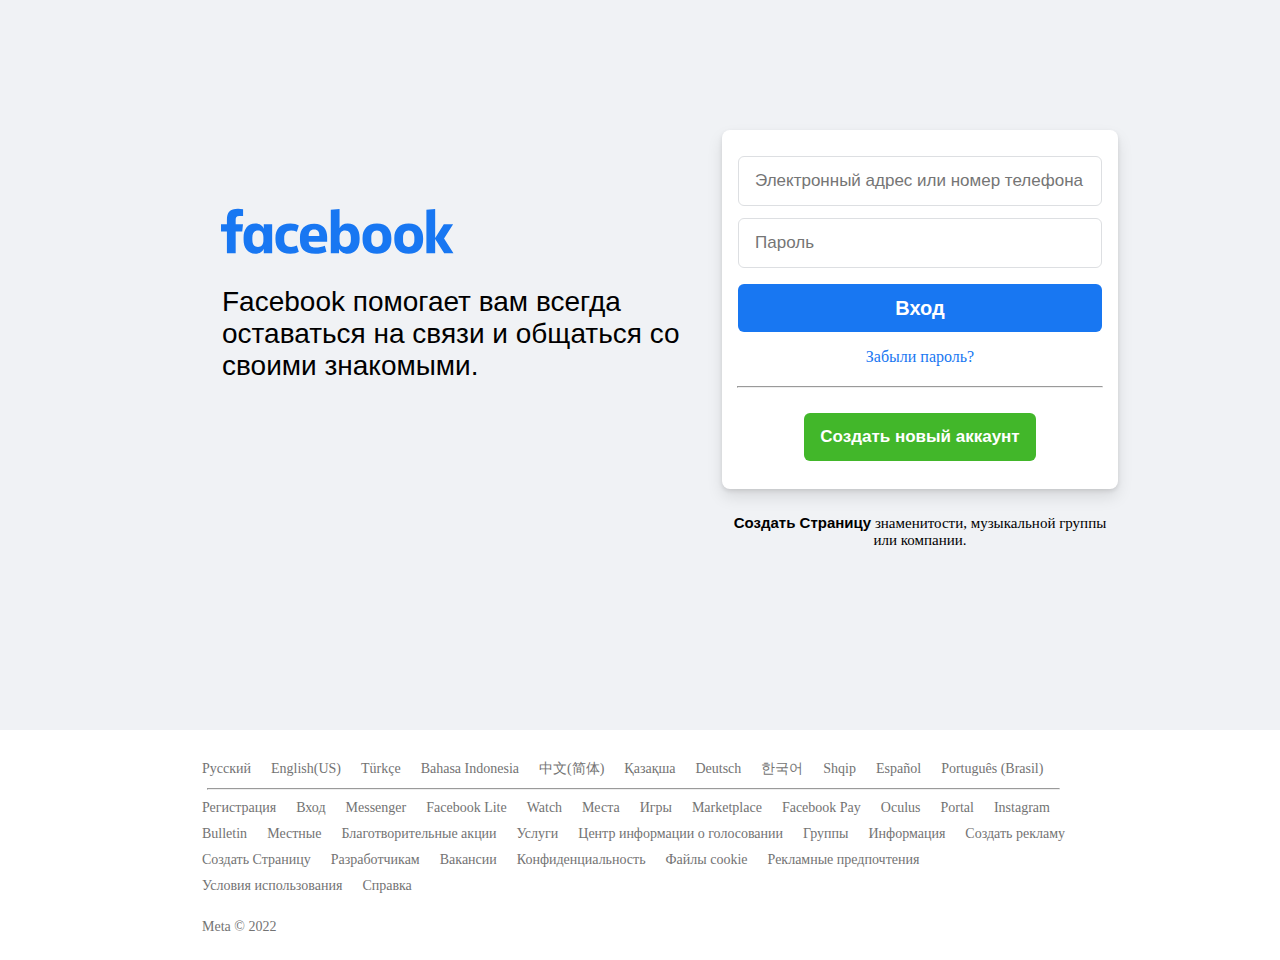
<file: index.html>
<!DOCTYPE html>
<html lang="en">
<head>
    <meta charset="UTF-8">
    <meta http-equiv="X-UA-Compatible" content="IE=edge">
    <meta name="viewport" content="width=device-width, initial-scale=1.0">
    <link rel="stylesheet" href="./style.css">
    <link rel="shortcut icon" type="image/png" href="./facebooklogo.png">

    <title>Facebook</title>
</head>
<body>
    <div class="main_content">   
        <div class="container">
            <div class="content">
                <div class="content__title">
                    <!-- <h1>Facebook</h1> -->
                    <img src="dF5SId3UHWd.svg" alt="facebook logo" id="imgLogo">
                    <h3>Facebook помогает вам всегда оставаться на связи и общаться со своими знакомыми.</h3>
                </div>
            </div>

            <div class="contentLogin">
                <div class="contentLogin__form">
                    <div class="contentLogin__input">
                            <input type="text" placeholder="Электронный адрес или номер телефона">
                    </div>
                    <div class="contentLogin__input">
                            <input type="password" placeholder="Пароль">
                    </div>
                    <div class="buttonLog">
                        <button>Вход</button>
                    </div>
                    <div class="restoreLog">
                        <a href="">Забыли пароль?</a>
                    </div>
                    <hr style="width: 364px;margin-top: 20px;">
                    <div class="createLog">
                        <button>Создать новый аккаунт</button>
                    </div>
                </div>
                <div class="contentLogin__info">
                    <p><a href="">Создать Страницу</a> знаменитости, музыкальной группы <br> или компании.</p>
                </div>
            </div>
        </div>
    </div>
        <footer>
            <div class="container_footer">
                <div class="footer__language">
                    <ul id="footer_ul">
                        <li><a href="">Русский</a></li>
                        <li><a href="">English(US)</a></li>
                        <li><a href="">Türkçe</a></li>
                        <li><a href="">Bahasa Indonesia</a></li>
                        <li><a href="">中文(简体)</a></li>
                        <li><a href="">Қазақша</a></li>
                        <li><a href="">Deutsch</a></li>
                        <li><a href="">한국어</a></li>
                        <li><a href="">Shqip</a></li>
                        <li><a href="">Español</a></li>
                        <li><a href="">Português (Brasil)</a></li>
                    </ul>
                </div>
                <hr style="width:95%;margin: 10px 0 0 15px;">
                <div class="footer__language">
                    <ul id="footer_ul">
                        <li><a href="">Регистрация</a></li>
                        <li><a href="">Вход</a></li>
                        <li><a href="">Messenger</a></li>
                        <li><a href="">Facebook Lite</a></li>
                        <li><a href="">Watch</a></li>
                        <li><a href="">Места</a></li>
                        <li><a href="">Игры</a></li>
                        <li><a href="">Marketplace</a></li>
                        <li><a href="">Facebook Pay</a></li>
                        <li><a href="">Oculus</a></li>
                        <li><a href="">Portal</a></li>
                        <li><a href="">Instagram</a></li>
                        <li><a href="">Bulletin</a></li>
                        <li><a href="">Местные</a></li>
                        <li><a href="">Благотворительные акции</a></li>
                        <li><a href="">Услуги</a></li>
                        <li><a href="">Центр информации о голосовании</a></li>
                        <li><a href="">Группы</a></li>
                        <li><a href="">Информация</a></li>
                        <li><a href="">Создать рекламу</a></li>
                        <li><a href="">Создать Страницу</a></li>
                        <li><a href="">Разработчикам</a></li>
                        <li><a href="">Вакансии</a></li>
                        <li><a href="">Конфиденциальность</a></li>
                        <li><a href="">Файлы cookie</a></li>
                        <li><a href="">Рекламные предпочтения</a></li>
                        <li><a href="">Условия использования</a></li>
                        <li><a href="">Справка</a></li>
                    </ul>
                </div>
                <div class="footer__company">
                    <p>Meta © 2022</p>
                </div>
            </div>
        </footer>
</body>
</html>
</file>
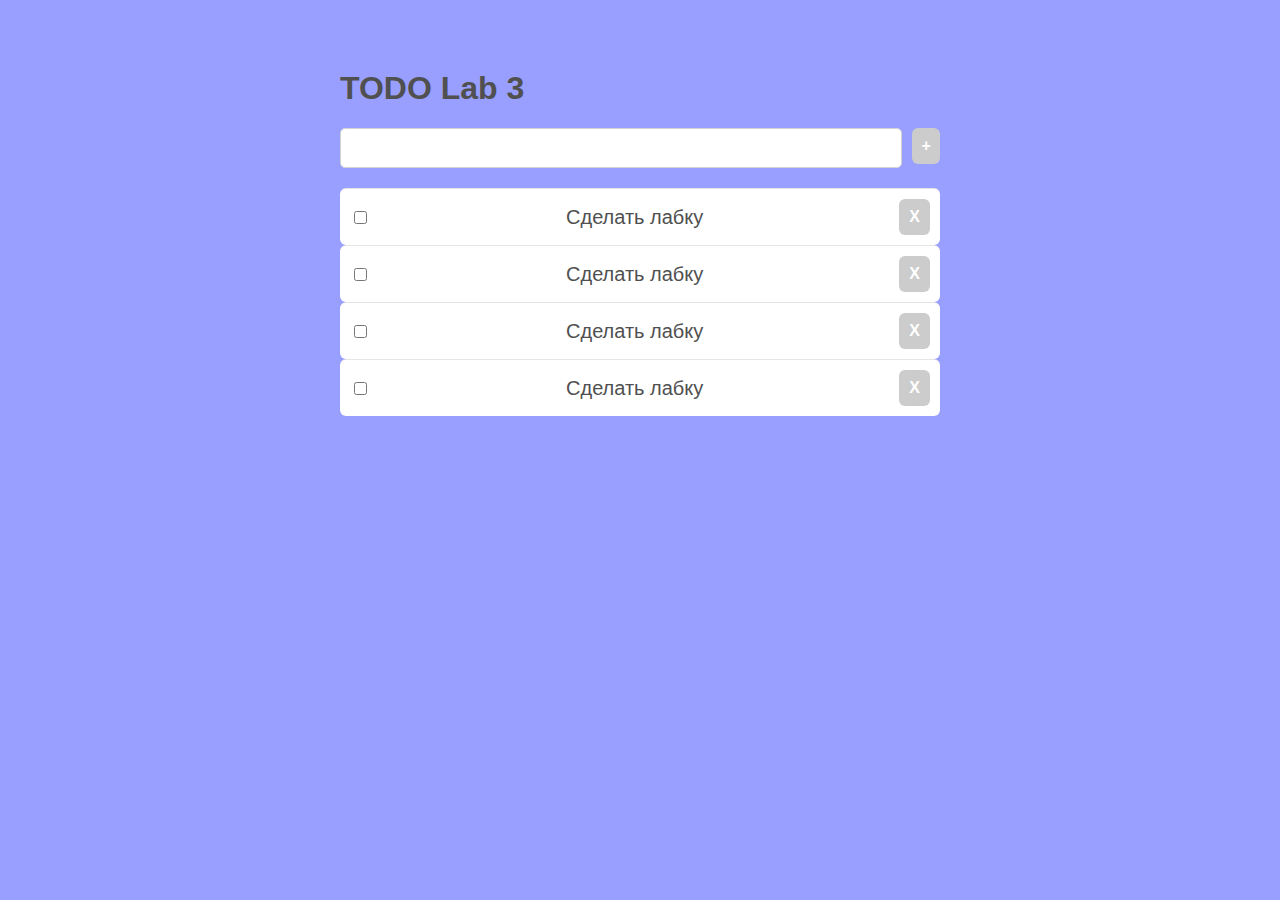
<file: lab3/index.html>
<!DOCTYPE html>
<html>
    <head>
        <meta charset="utf-8">
        <meta name="viewport" content="width=device-width, initial-scale=1, user-scalable=no">
        <title>Lab 3 Amir</title>
        <link rel="stylesheet" href="todo.css">
    </head>
    <body>
        <main id="lab">
            <h1>TODO Lab 3</h1> 
            <form id="form">
                <input id="addInput" type="text">
                <button id="addButton" type="submit">+</button>
            </form>
            <ul id="todolist">
                <div class="todoitem">
                    <input class="todoCheckbox" type="checkbox">
                    <label class="todoTitle">Сделать лабку</label>                  
                    <button class="delete">X</button>
                </div>
                <div class="todoitem">
                    <input class="todoCheckbox" type="checkbox">
                    <label class="todoTitle">Сделать лабку</label>                  
                    <button class="delete">X</button>
                </div>
                <div class="todoitem">
                    <input class="todoCheckbox" type="checkbox">
                    <label class="todoTitle">Сделать лабку</label>                  
                    <button class="delete">X</button>
                </div>
                <div class="todoitem">
                    <input class="todoCheckbox" type="checkbox">
                    <label class="todoTitle">Сделать лабку</label>                  
                    <button class="delete">X</button>
                </div>
            </ul>
        </main>
        <script src="lab3.js"></script>
    </body>
</html>
</file>
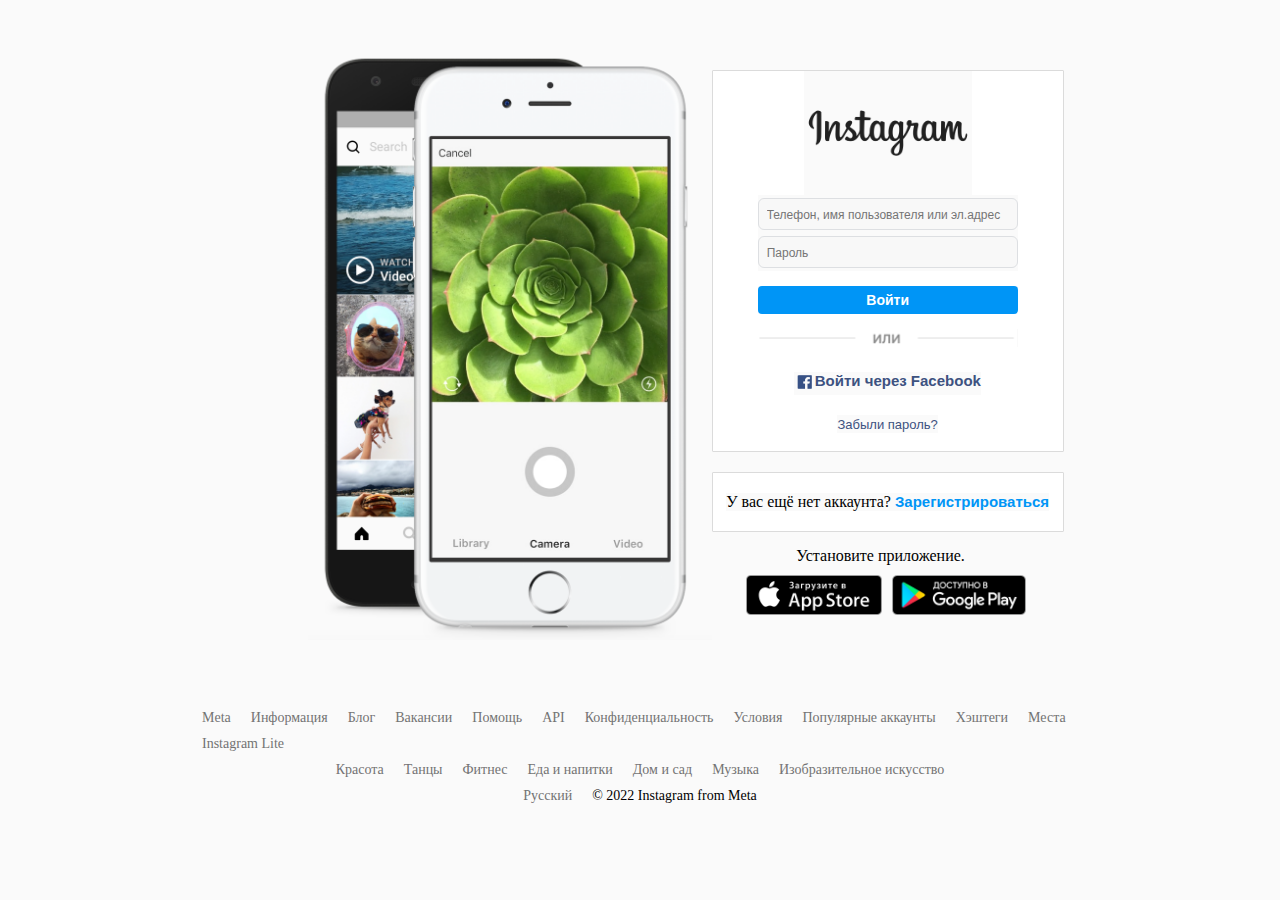
<file: lab2/Instagram/index.html>
<!DOCTYPE html>
<html lang="en">
<head>
    <meta charset="UTF-8">
    <meta http-equiv="X-UA-Compatible" content="IE=edge">
    <meta name="viewport" content="width=device-width, initial-scale=1.0">
    <link rel="stylesheet" href="./style.css">
    <link rel="shortcut icon" type="image/png" href="./instagramlogo.png">
    <title>Instagram</title>
</head>
<body>
    <div class="content">
        <div class="container">
            <div class="content__illustration">
                <img src="./illustration.png" alt="">
            </div>
            <div class="content__log">
                <div class="contentLog__form">
                    <div class="contentLog__logo">
                        <img src="./1600px-Instagram_logo.svg.png" alt="">
                    </div>
                    <div class="contentLog__input">
                        <input type="text" placeholder="Телефон, имя пользователя или эл.адрес">
                    </div>
                    <div class="contentLog__input">
                        <input type="password" placeholder="Пароль">
                    </div>
                    <div class="contentLog__button">
                        <button>Войти</button>
                    </div>
                    <div class="contentLog__another">
                        <img src="./or.png" alt="">
                    </div>
                    <div class="contentLog__facebook">
                        <a href=""><span><img src="./facebook.png" alt=""></span></a>
                        <a href="">Войти через Facebook</a>
                    </div>
                    <div class="contentLog__restore">
                        <a href="">Забыли пароль?</a>
                    </div>
                </div>
                <div class="contentLog__signIn">
                    <p>У вас ещё нет аккаунта? <a href="">Зарегистрироваться</a></p>
                </div>
                <div class="contentLog__apps">
                    <p>Установите приложение.</p>
                </div>
                <div class="apps">
                    <div class="contentLog__apple">
                       <a href=""><img src="./apple.png" alt=""></a>
                    </div>
                    <div class="contentLog__gplay">
                       <a href=""><img src="./gplay.png" alt=""></a>
                    </div>
                </div>
            </div>
        </div>
    </div>

    <footer>
        <div class="container_footer">
            <div class="footer__language">
                <ul id="footer_ul">
                    <li><a href="">Meta</a></li>
                    <li><a href="">Информация</a></li>
                    <li><a href="">Блог</a></li>
                    <li><a href="">Вакансии</a></li>
                    <li><a href="">Помощь</a></li>
                    <li><a href="">API</a></li>
                    <li><a href="">Конфиденциальность</a></li>
                    <li><a href="">Условия</a></li>
                    <li><a href="">Популярные аккаунты</a></li>
                    <li><a href="">Хэштеги</a></li>
                    <li><a href="">Места</a></li>
                    <li><a href="">Instagram Lite</a></li>
                </ul>
            </div>
            <div class="footer__language">
                <ul id="footer_ul">
                    <li><a href="">Красота</a></li>
                    <li><a href="">Танцы</a></li>
                    <li><a href="">Фитнес</a></li>
                    <li><a href="">Еда и напитки</a></li>
                    <li><a href="">Дом и сад</a></li>
                    <li><a href="">Музыка</a></li>
                    <li><a href="">Изобразительное искусство</a></li>
                </ul>
            </div>
            <div class="footer__language">
                <ul id="footer_ul">
                    <li><a href="">Русский</a></li>
                    <li>© 2022 Instagram from Meta</li>
                </ul>
            </div>
        </div>
    </footer>
</body>
</html>
</file>
<file: style.css>
* {
    padding: 0;
    margin: 0;

}

.main_content {
    background: rgb(240, 242, 245);

}

.container {
    display: flex;
    flex-direction: row;
    width: 70%;
    margin: 0 auto;
    padding-top: 90px;
    min-height: 640px;
}

.content {
    display: flex;
    flex-direction: column;
    flex-basis: 58%;
    padding: 90px 0 0 0;
}

#imgLogo {
    margin-right: 50px;
    height: 102px;
}

.content__title h3 {
    font-family: SFProDisplay-Regular, Helvetica, Arial, sans-serif;
    font-size: 28px;
    font-weight: normal;
    line-height: 32px;
    width: 500px;
    padding-left: 30px;
}

.contentLogin {
    display: flex;
    flex-direction: column;
    flex-basis: 42%;
}

.contentLogin__form {
    display: flex;
    flex-direction: column;
    align-items: center;
    background-color: #fff;
    border: none;
    border-radius: 8px;
    box-shadow: 0 2px 4px rgb(0 0 0 / 10%), 0 8px 16px rgb(0 0 0 / 10%);
    box-sizing: border-box;
    margin: 40px 0 0;
    padding: 20px 0 28px;
    width: 396px;
}

.contentLogin__input {
    padding: 6px 0;
    background-color: white;
}

.contentLogin__input input {
    font-size: 17px;
    padding: 14px 16px;
    width: 330px;
    background-color: white;
    border: 1px solid #dddfe2;
    border-radius: 6px; 
}

.buttonLog {
    margin: 10px 0;
    background-color: white;
}

.buttonLog button {
    background-color: #1877f2;
    border: none;
    border-radius: 6px;
    font-size: 20px;
    line-height: 48px;
    width: 364px;
    color: white;
    font-weight: bold;;
}

.restoreLog {
    margin-top: 6px;
}

.restoreLog a {
    color: #1877f2;
    font-size: 16px;
    text-decoration: none;
    font-weight: 500;
    background-color: white;
}

.createLog {
    margin-top: 25px;
}

.createLog button {
    border: none;
    border-radius: 6px;
    font-size: 17px;
    line-height: 48px;
    padding: 0 16px;
    background-color: #42b72a;
    color: white;
    font-weight: bold;
}

.contentLogin__info {
    margin: 25px 0 0 0;
}

.contentLogin__info p {
    text-align: center;
    font-size: 15px;
}

.contentLogin__info a {
    text-decoration: none;
    color: black;
    font-weight: bold;
    font-family: SFProDisplay-Regular, Helvetica, Arial, sans-serif;
}

footer {
    display: flex;
    background: white;
    width: 100%;
    /* height: 600px; */
    margin-top: 20px;
}

.container_footer {
    display: flex;
    flex-direction: column;
    width: 70%;
    margin: 0 auto;
}

.footer__language {
    display: flex;
    align-self: flex-start;
}

#footer_ul {
    align-items: center;
    display: flex;
    flex-wrap: wrap;
    list-style-type: none;
    font-size: 14px;
}

.footer__language li {
    padding: 10px 10px 0 10px;
}

.footer__language a {
    text-decoration: none;
    color: #737373;
}

.footer__company {
    margin: 25px 0 25px 10px;
}

.footer__company p {
    font-size: 14px;
    color: #737373;
}
</file>
<file: lab3/todo.css>
body {
    background-color: #989fff;
    color: #505050;
    font-family: 'Roboto', Arial, Helvetica, sans-serif;
}


.todoitem.editing .textfield {
    display: block;
}

ul {
    list-style: none;
    margin: 0;
    padding: 0;
}


button {
    background: 0 0;
    border: none;
    border-radius: 2px;
    color: #ffffff;
    position: relative;
    height: 36px;
    margin: 0;
    padding: 0 10px;
    display: inline-block;
    font-size: 16px;
    font-weight: 700;
    text-transform: uppercase;
    letter-spacing: 0;
    overflow: hidden;
    transition: box-shadow .2s cubic-bezier(.4,0,1,1),background-color .2s cubic-bezier(.4,0,.2,1),color .2s cubic-bezier(.4,0,.2,1);
    outline: none;
    background-color: rgb(204, 204, 204);
    border-radius: 6px;
    cursor: pointer;
}



#form {
    display: flex;
    flex-direction: row;
    padding: 0px;
    margin-bottom: 20px;
}

#form input {
    width: 100%;
}

#form button {
    margin-left: 10px;
}

input {
    font-family: 'Roboto', Arial, Helvetica, sans-serif;
    font-size: 16px;
    color: #505050;
    padding: 10px;
    border-radius: 5px;
    border: 1px solid lightgray;
    outline: none;
}


.todoitem {
    display: flex;
    flex-direction: row;
    font-size: 20px;
    border-top: 1px solid rgba(0,0,0,.1);
    border-radius: 6px;
    background-color: #fff;
    padding: 10px;
    align-items: center;

    justify-content: space-between;
}

.todoitem.completed * {
    color: lightgray;
}

.todoitem.completed .todoTitle {
    text-decoration: line-through;
}


main {
    width: 600px;
    margin: 70px auto;
}
</file>
<file: lab2/Instagram/style.css>
* {
    padding: 0;
    margin: 0;
    background-color: rgb(250, 250, 250);

}

.content {
    display: flex;
}

.container {
    display: flex;
    flex-direction: row;
    width: 70%;
    margin: 40px auto;
}

.content__illustration {
    display: flex;
    flex-basis: 58%;
    justify-content: flex-end;
} 

.content__illustration img {
    height: 600px;
}

.content__log {
    display: flex;
    flex-direction: column;
    flex-basis: 42%;
}

.contentLog__form {
    display: flex;
    flex-direction: column;
    align-items: center;
    border-radius: 1px;
    border: 1px solid rgb(219, 219, 219);
    background-color: rgb(255, 255, 255);
    width: 350px;
    margin-top: 30px;
    height: 380px;
}

.contentLog__logo img {
    padding: 30px 0 30px 0;
    height: 60px;
}

.contentLog__input {
    padding: 3px 0;
}

.contentLog__input input {
    font-size: 12px;
    padding: 9px 0 7px 8px;
    width: 250px;
    background-color: #f8f8f8;
    border: 1px solid #dddfe2;
    border-radius: 6px; 
}

.contentLog__button {
    margin-top: 15px;;
}

.contentLog__button button {
    font-family: -apple-system,BlinkMacSystemFont,"Segoe UI",Roboto,Helvetica,Arial,sans-serif;
    font-size: 14px;
    font-weight: 600;
    padding: 5px 9px;
    text-align: center;
    background-color: #0095f6;
    color: white;
    border: 1px solid transparent;
    border-radius: 4px;
    width: 260px;
}

.contentLog__another {
    display: flex;
    flex-direction: row;
    width: 260px;
    justify-content: center;
    margin-top: 15px;
}

.contentLog__another img {
    height: 18px;
}

.contentLog__facebook {
    display: flex;
    flex-direction: row;
    margin-top: 25px;
}

.contentLog__facebook img{
    height: 20px;
}

.contentLog__facebook a {
    text-decoration: none;
    color: rgb(61, 82, 129);
    font-weight: 600;
    font-family: sans-serif;
    font-size: 15px;
}

.contentLog__restore {
    margin-top: 20px;
}

.contentLog__restore a {
    text-decoration: none;
    color: rgb(61, 82, 129);
    font-weight: 400;
    font-family: sans-serif;
    font-size: 13px;
}

.contentLog__signIn{
    display: flex;
    flex-direction: column;
    align-items: center;
    border-radius: 1px;
    border: 1px solid rgb(219, 219, 219);
    background-color: rgb(255, 255, 255);
    width: 350px;
    margin-top: 20px;
    padding: 20px 0px;
}

.contentLog__signIn a {
    text-decoration: none;
    color: #0095f6;
    font-weight: 600;
    font-family: sans-serif;
    font-size: 15px;
}

.contentLog__apps {
    display: flex;
    width: 350px;
    margin: 15px auto 0 auto;
}

.apps {
    display: flex;
    flex-direction: row;
    width: 350px;
    margin-top: 10px;
}

.contentLog__apps {
    width: 55%;
}

.contentLog__apple {
    display: flex;
    flex-basis: 50%;
    justify-content: flex-end;
    padding: 0 5px;
}

.contentLog__gplay {
    display: flex;
    flex-basis: 50%;
    justify-content: flex-start;
    padding: 0 5px;
}

.contentLog__apple img, .contentLog__gplay img  {
    height: 40px;
}

footer {
    display: flex;
    width: 100%;
    margin-top: 20px;
    margin-bottom: 30px;
}

.container_footer {
    display: flex;
    flex-direction: column;
    width: 70%;
    margin: 0 auto;
}

.footer__language {
    display: flex;
    justify-content: center;
}

#footer_ul {
    align-items: center;
    display: flex;
    flex-wrap: wrap;
    list-style-type: none;
    font-size: 14px;
}

.footer__language li {
    padding: 10px 10px 0 10px;
}

.footer__language a {
    text-decoration: none;
    color: #737373;
}
</file>
